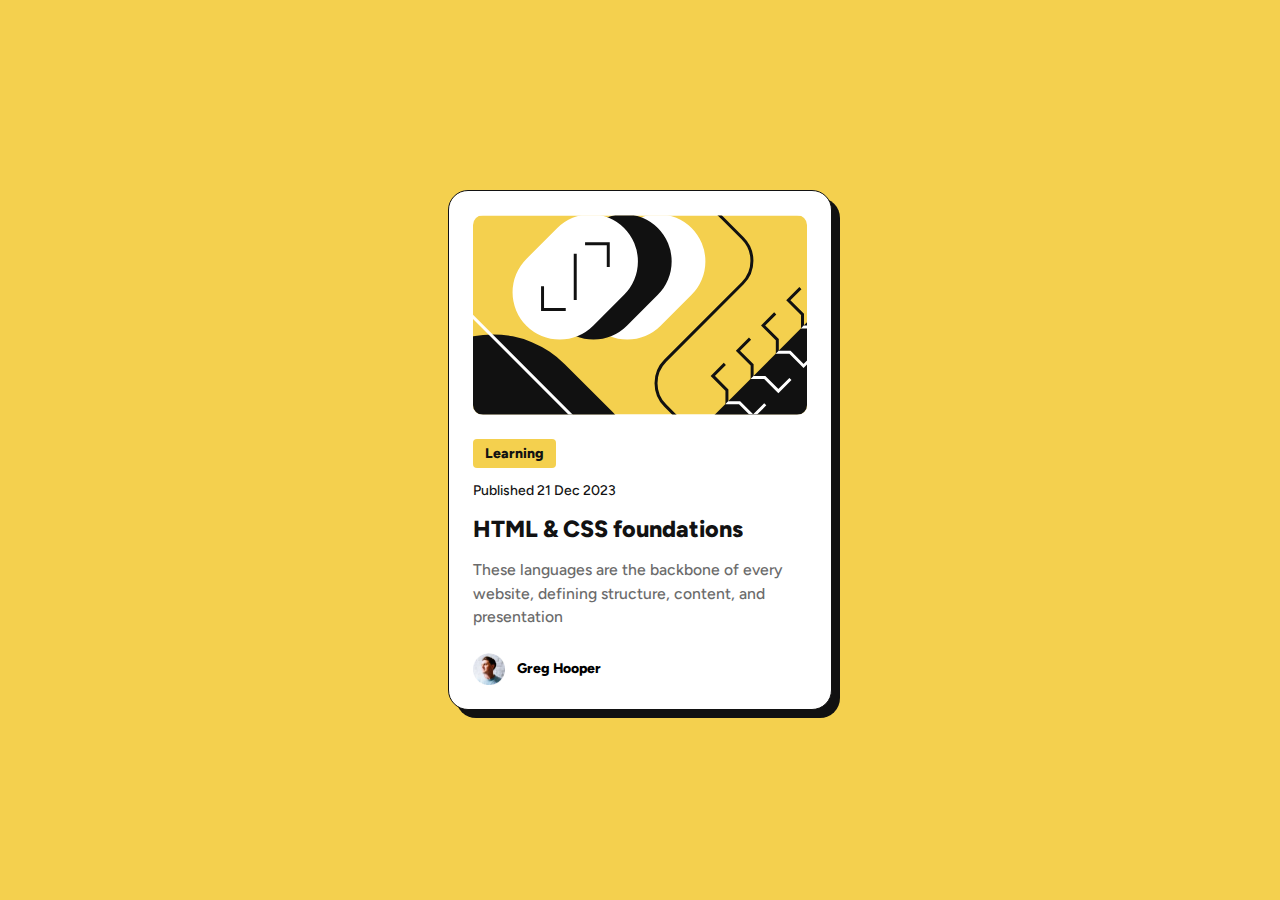
<file: index.html>
<!DOCTYPE html>
<html lang="en">
  <head>
    <meta charset="UTF-8" />
    <meta name="viewport" content="width=device-width, initial-scale=1.0" />
    <!-- displays site properly based on user's device -->

    <link
      rel="icon"
      type="image/png"
      sizes="32x32"
      href="./assets/images/favicon-32x32.png"
    />

    <link rel="preconnect" href="https://fonts.googleapis.com" />
    <link rel="preconnect" href="https://fonts.gstatic.com" crossorigin />
    <link
      href="https://fonts.googleapis.com/css2?family=Figtree:ital,wght@0,300..900;1,300..900&display=swap"
      rel="stylesheet"
    />

    <title>Frontend Mentor | Blog preview card</title>
    <link rel="stylesheet" href="style.css" />
  </head>
  <body>
    <div class="container">
      <div class="blog-image">
        <img
          src="./assets/images/illustration-article.svg"
          alt="blog card image"
        />
      </div>
      <div class="blog-context">
        <span>Learning</span>
        <time class="published" datetime="2023-12-21"
          >Published 21 Dec 2023</time
        >
        <h2 data-text="HTML & CSS foundations">HTML & CSS foundations</h2>
        <p>
          These languages are the backbone of every website, defining structure,
          content, and presentation
        </p>
      </div>
      <div class="blog-profile-info">
        <div class="profile-image">
          <img src="./assets/images/image-avatar.webp" alt="profile image" />
        </div>
        <div class="profile-name"><p>Greg Hooper</p></div>
      </div>
    </div>
  </body>
</html>
</file>
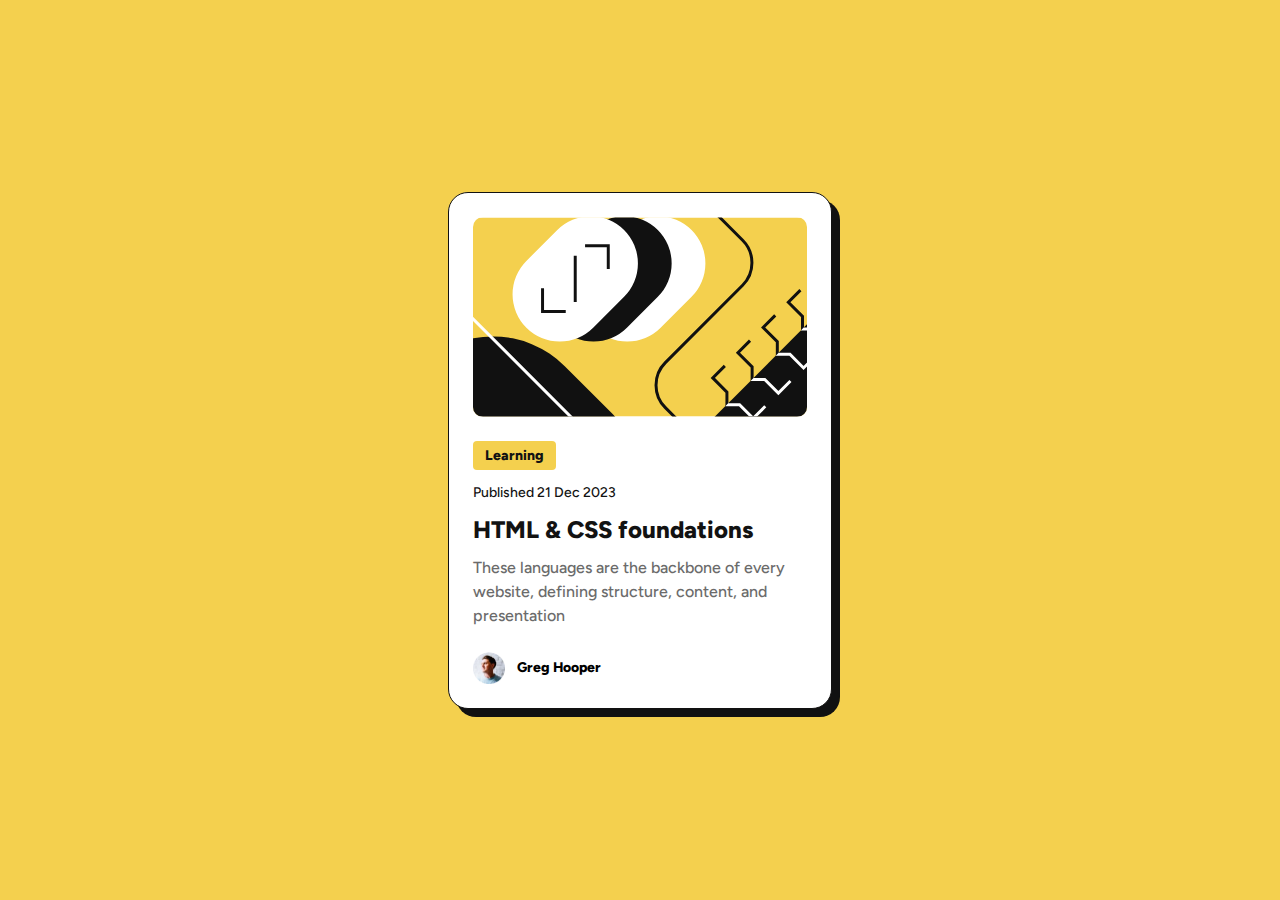
<file: blog-preview-card-main/index.html>
<!DOCTYPE html>
<html lang="en">
  <head>
    <meta charset="UTF-8" />
    <meta name="viewport" content="width=device-width, initial-scale=1.0" />
    <!-- displays site properly based on user's device -->

    <link
      rel="icon"
      type="image/png"
      sizes="32x32"
      href="./assets/images/favicon-32x32.png"
    />

    <link rel="preconnect" href="https://fonts.googleapis.com" />
    <link rel="preconnect" href="https://fonts.gstatic.com" crossorigin />
    <link
      href="https://fonts.googleapis.com/css2?family=Figtree:ital,wght@0,300..900;1,300..900&display=swap"
      rel="stylesheet"
    />

    <title>Frontend Mentor | Blog preview card</title>
    <link rel="stylesheet" href="style.css" />
  </head>
  <body>
    <div class="container">
      <div class="blog-image">
        <img
          src="./assets/images/illustration-article.svg"
          alt="blog card image"
        />
      </div>
      <div class="blog-context">
        <span>Learning</span>
        <p class="Published">Published 21 Dec 2023</p>
        <h2>HTML & CSS foundations</h2>
        <p>
          These languages are the backbone of every website, defining structure,
          content, and presentation
        </p>
      </div>
      <div class="blog-profile-info">
        <div class="profile-image">
          <img src="./assets/images/image-avatar.webp" alt="profile image" />
        </div>
        <div class="profile-name"><p>Greg Hooper</p></div>
      </div>
    </div>
  </body>
</html>
</file>
<file: style.css>
* {
  box-sizing: border-box;
  padding: 0;
  margin: 0;
  font-family: "Figtree", sans-serif;
}

:root {
  --primary-color: hsl(47, 88%, 63%);
  --text-gray: hsl(0, 0%, 42%);
  --white: hsl(0, 0%, 100%);
  --black: hsl(0, 0%, 7%);
}

body {
  background-color: var(--primary-color);
  display: flex;
  justify-content: center;
  align-items: center;
  width: 100vw;
  height: 100vh;
  padding: 1.5rem;
}

.container {
  width: 384px;
  display: flex;
  justify-content: center;
  align-items: start;
  flex-direction: column;
  padding: 1.5rem;
  gap: 1.5rem;
  box-shadow: 8px 8px rgba(17, 17, 17, 1);
  background-color: var(--white);
  border: 1px solid var(--black);
  border-radius: 20px;
}

.blog-image {
  width: 100%;
  height: 200px;
  border-radius: 10px;
  overflow: hidden;
}

.blog-image img {
  width: 100%;
  height: 100%;
  object-fit: cover;
}

.blog-context {
  display: flex;
  justify-content: center;
  align-items: start;
  flex-direction: column;
  gap: 0.75rem;
}

.blog-context span {
  background-color: var(--primary-color);
  color: var(--black);
  text-align: center;
  padding: 0.25rem 0.75rem;
  font-weight: 800;
  border-radius: 0.25rem;
  font-size: 0.875rem;
  line-height: 1.5;
}

.blog-context time {
  color: var(--black);
  font-weight: 500;
  font-size: 0.875rem;
  line-height: 1.5;
}

.blog-context h2 {
  position: relative; /* positioning context for ::before */
  overflow: hidden; /* hide overflow for fill effect */
  color: var(--black);
  font-weight: 800;
  font-size: clamp(1.25rem, 1.162rem + 0.3756vw, 1.5rem);
  line-height: 1.4;
  cursor: pointer;
}

.blog-context h2::before {
  content: attr(data-text);
  position: absolute;
  top: 0;
  left: 0;
  width: 0; /* start hidden */
  height: 100%;
  color: var(--primary-color);
  white-space: nowrap;
  overflow: hidden;
  font-weight: 800;
  transition: width 0.5s ease;
  pointer-events: none;
}

.blog-context h2:hover::before {
  width: 100%; /* fill on hover */
}

.blog-context p {
  color: var(--text-gray);
  font-size: clamp(0.875rem, 0.831rem + 0.1878vw, 1rem);
  line-height: 1.5;
  font-weight: 500;
}

.blog-profile-info {
  display: flex;
  justify-content: center;
  align-items: center;
  gap: 0.75rem;
}

.profile-image {
  width: 32px;
  height: 32px;
}

.profile-image img {
  width: 100%;
  height: 100%;
}

.profile-name p {
  font-size: 0.875rem;
  font-weight: 800;
}
</file>
<file: blog-preview-card-main/style.css>
* {
  box-sizing: border-box;
  padding: 0;
  margin: 0;
  font-family: "Figtree", sans-serif;
}

:root {
  --primary-color: hsl(47, 88%, 63%);
  --text-gray: hsl(0, 0%, 42%);
  --white: hsl(0, 0%, 100%);
  --black: hsl(0, 0%, 7%);
}

body {
  background-color: var(--primary-color);
  display: flex;
  justify-content: center;
  align-items: center;
  width: 100vw;
  height: 100vh;
  padding: 1.5rem;
}

.container {
  width: 384px;
  display: flex;
  justify-content: center;
  align-items: start;
  flex-direction: column;
  padding: 1.5rem;
  gap: 1.5rem;
  box-shadow: 8px 8px rgba(17, 17, 17, 1);
  background-color: var(--white);
  border: 1px solid var(--black);
  border-radius: 20px;
}

.blog-image {
  width: 100%;
  height: 200px;
  border-radius: 10px;
  overflow: hidden;
}

.blog-image img {
  width: 100%;
  height: 100%;
  object-fit: cover;
}

.blog-context {
  display: flex;
  justify-content: center;
  align-items: start;
  flex-direction: column;
  gap: 0.75rem;
}

.blog-context span {
  background-color: var(--primary-color);
  color: var(--black);
  text-align: center;
  padding: 0.25rem 0.75rem;
  font-weight: 800;
  border-radius: 0.25rem;
  font-size: 0.875rem;
  line-height: 1.5;
}

.blog-context p.Published {
  color: var(--black);
  font-weight: 500;
  font-size: 0.875rem;
  line-height: 1.5;
}

.blog-context h2 {
  color: var(--black);
  font-weight: 800;
  font-size: clamp(1.25rem, 2vw, 1.5rem);
}

.blog-context p {
  color: var(--text-gray);
  font-size: clamp(0.875rem, 2vw, 1rem);
  line-height: 1.5;
  font-weight: 500;
}

.blog-profile-info {
  display: flex;
  justify-content: center;
  align-items: center;
  gap: 0.75rem;
}

.profile-image {
  width: 32px;
  height: 32px;
}

.profile-image img {
  width: 100%;
  height: 100%;
}

.profile-name p {
  font-size: 0.875rem;
  font-weight: 800;
}
</file>
